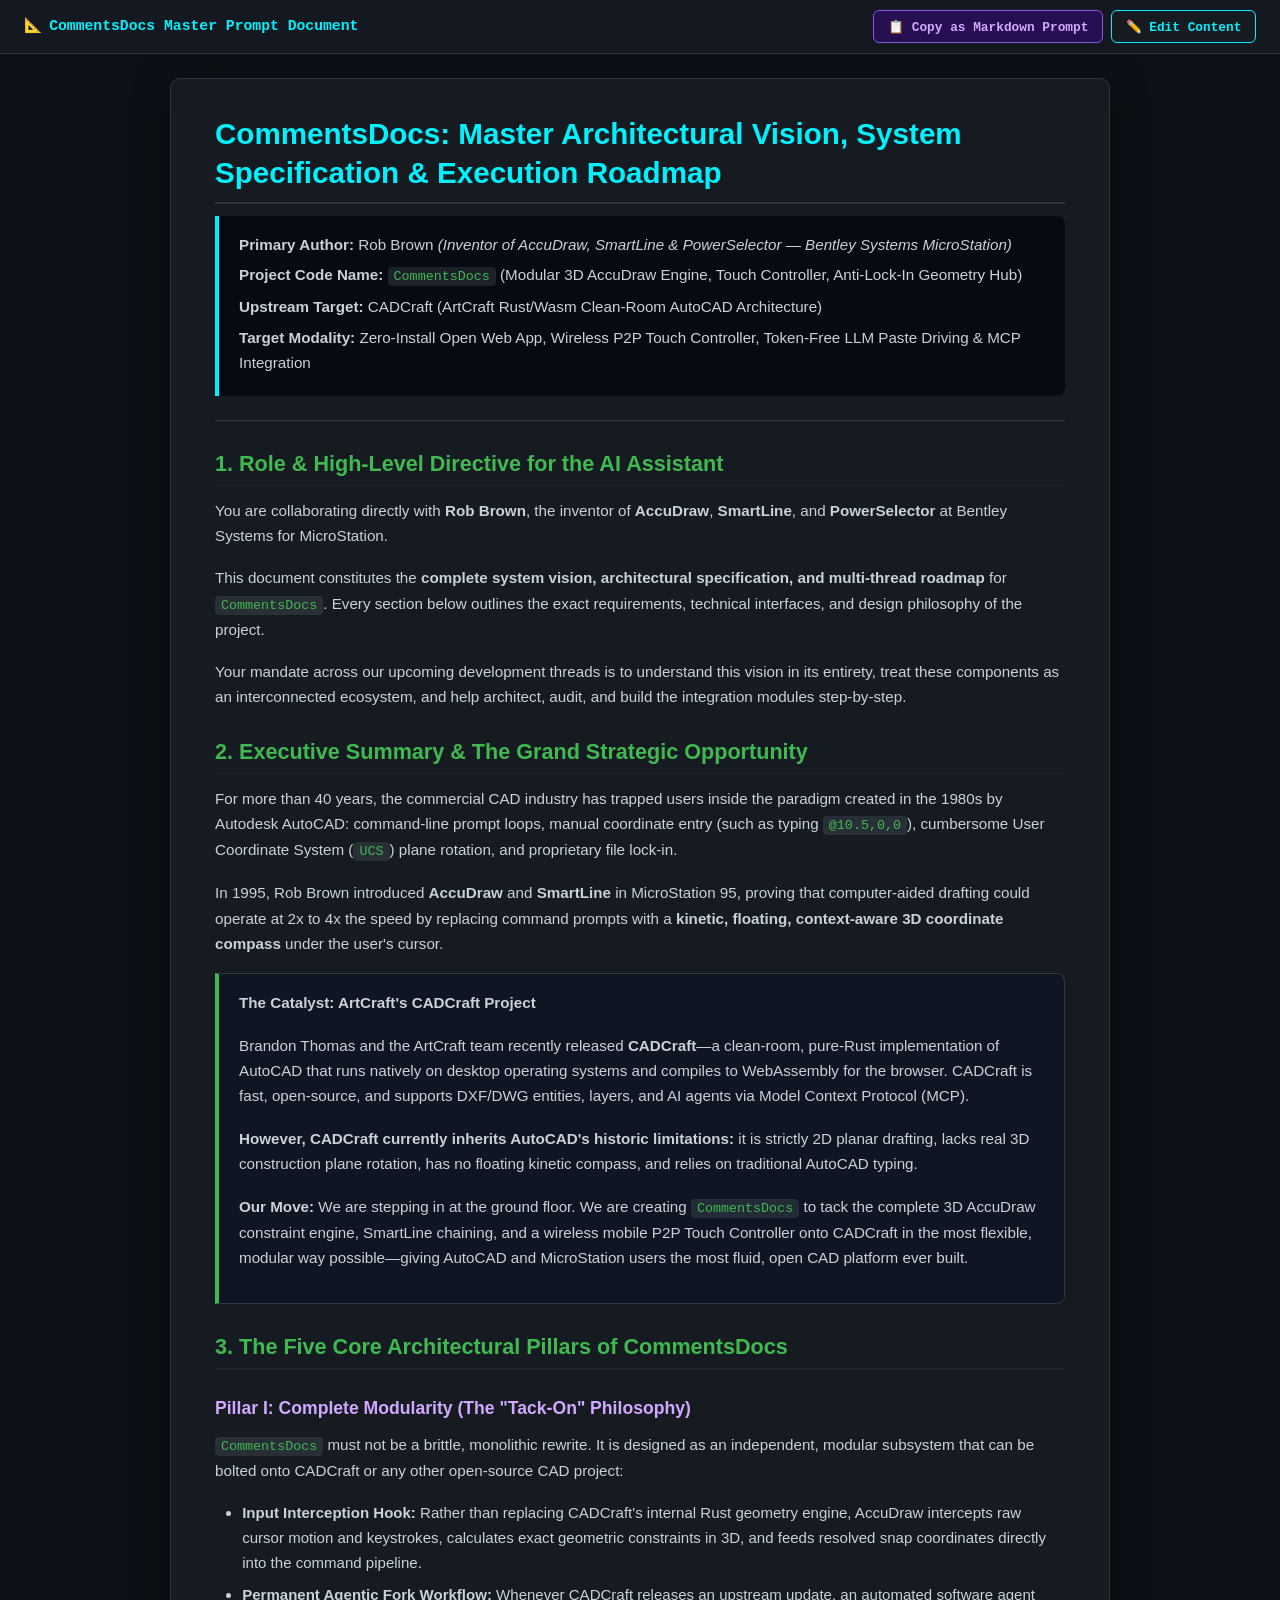
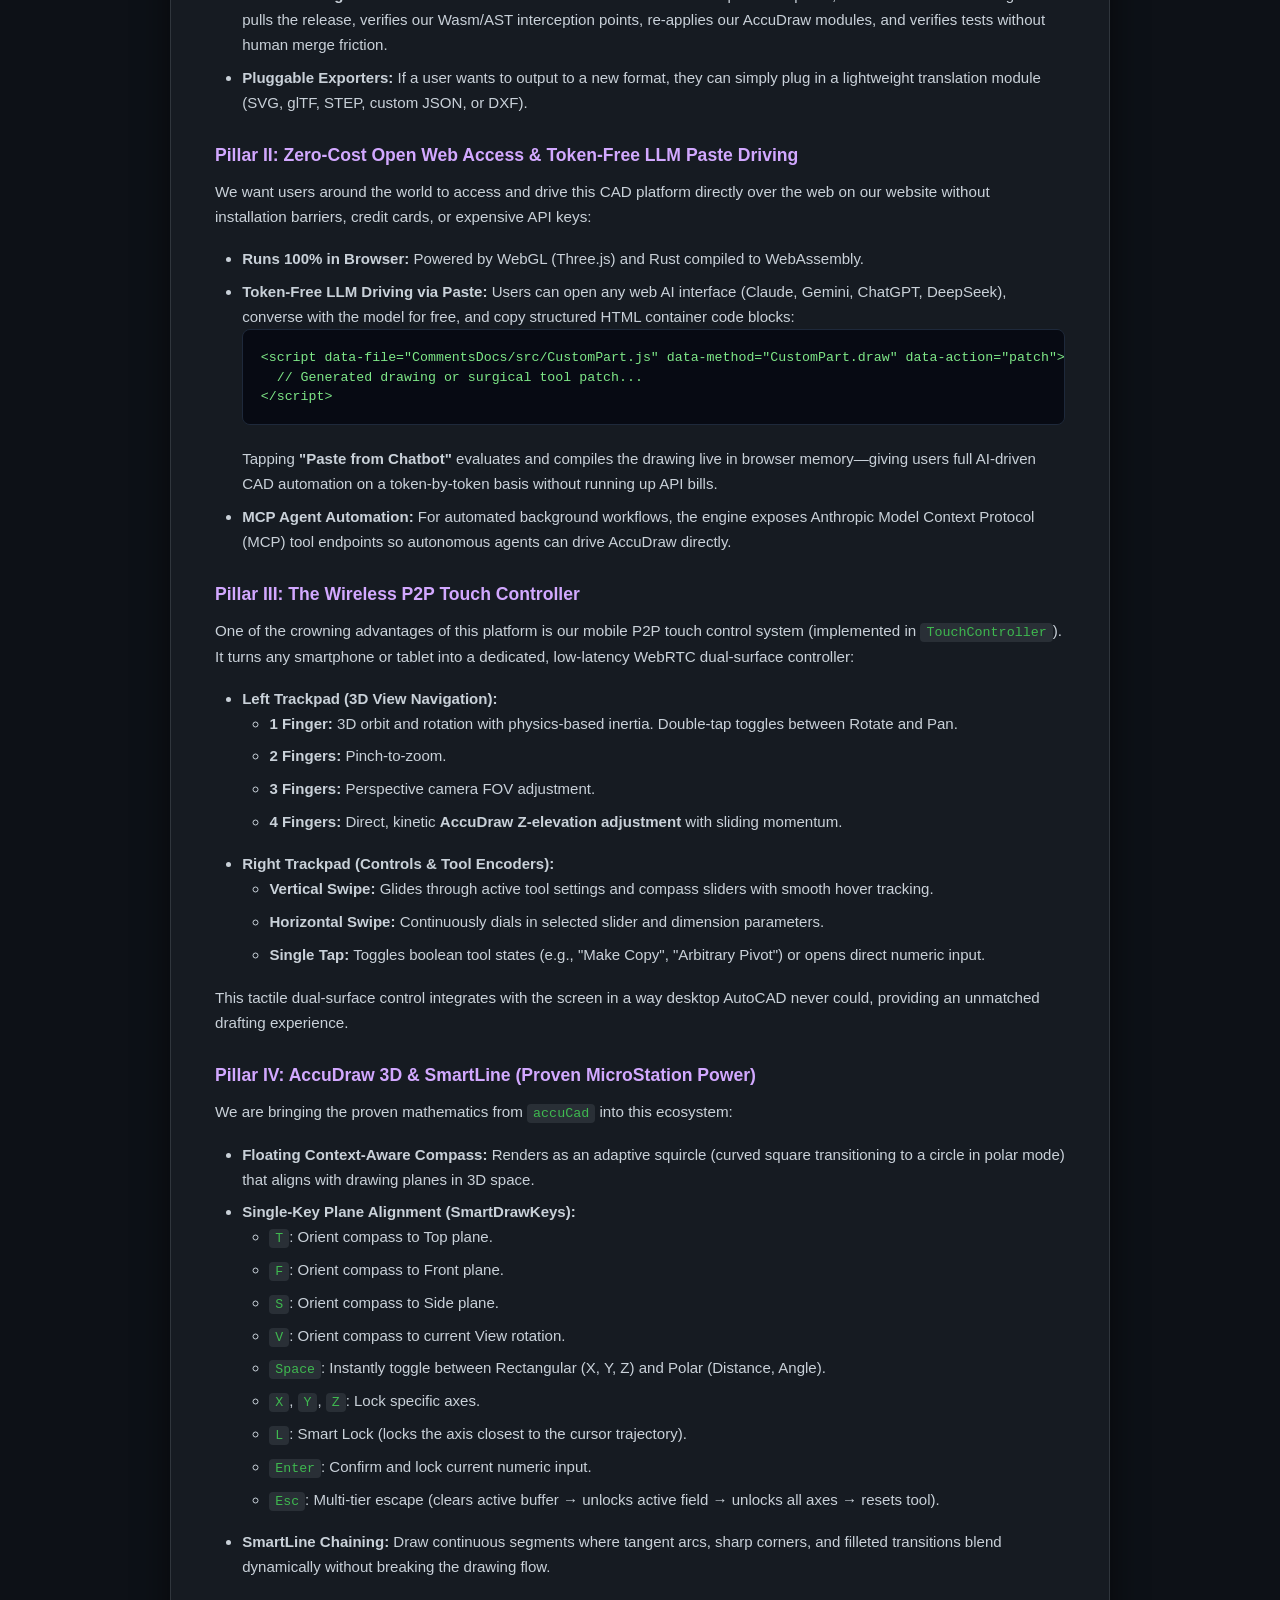
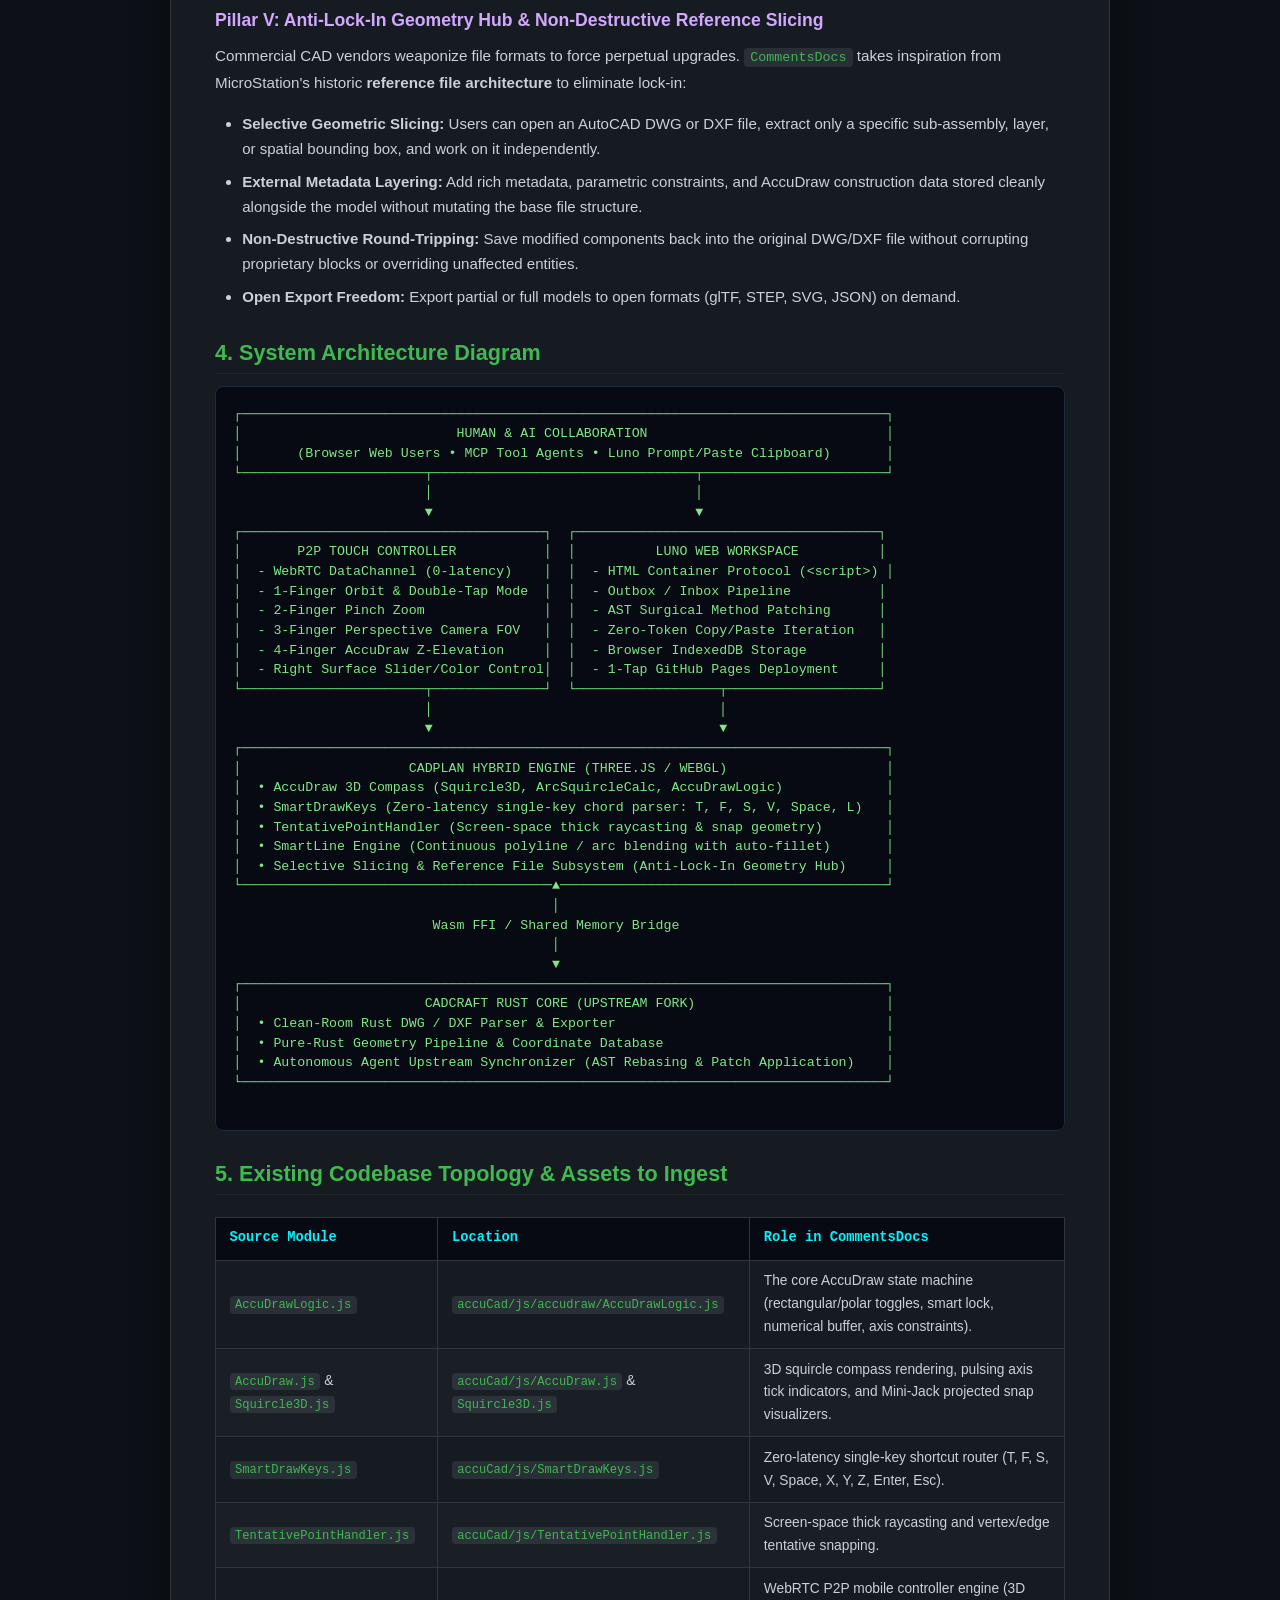
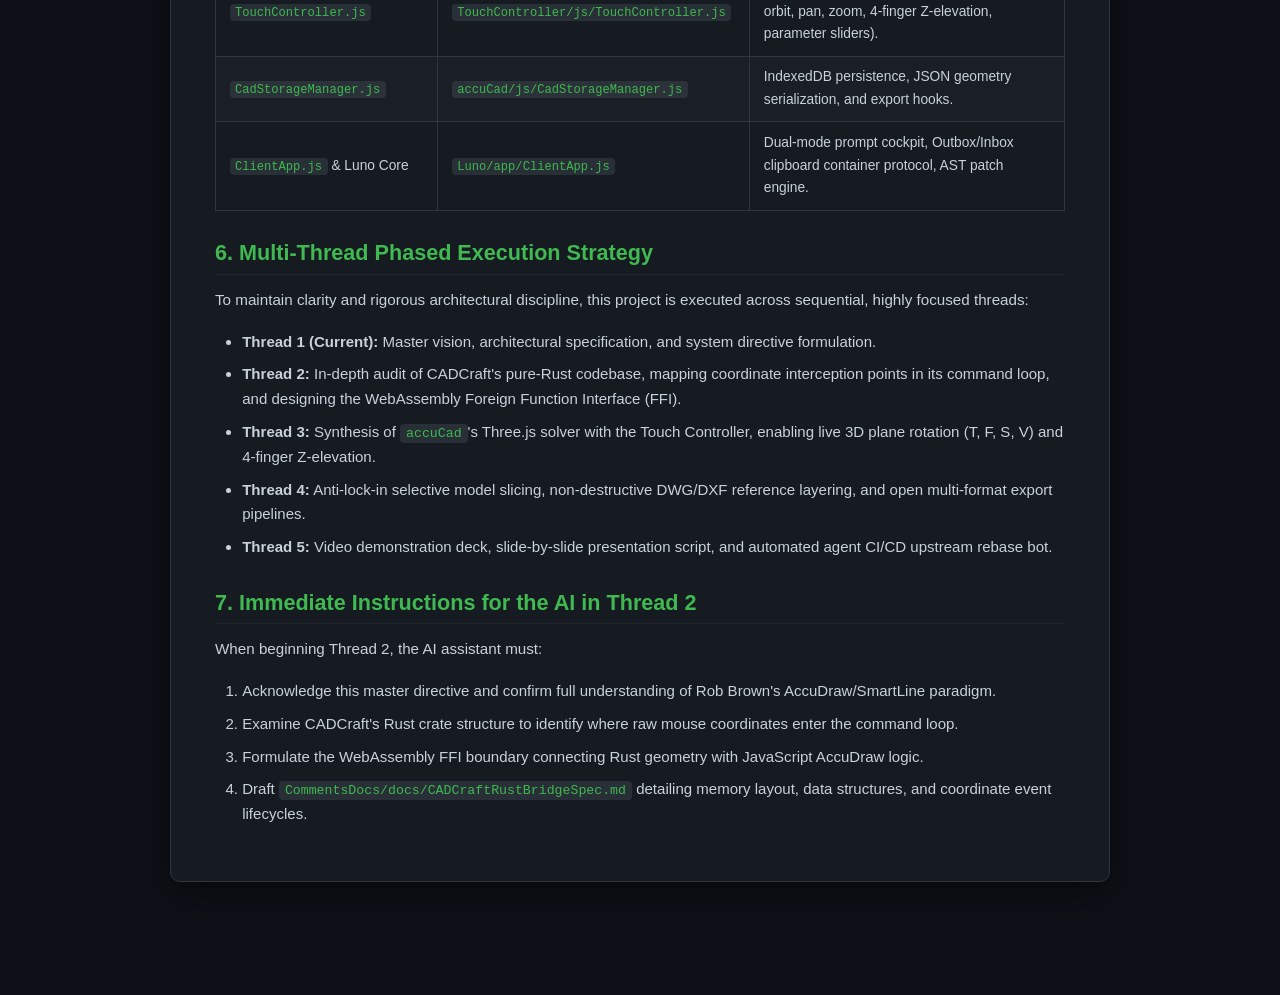
<file: cadplan.html>
<!DOCTYPE html>
<html lang="en">
<head>
  <meta charset="UTF-8">
  <meta name="viewport" content="width=device-width, initial-scale=1.0">
  <title>CommentsDocs: Master Vision &amp; System Directive</title>
  <style>
    :root {
      --bg-primary: #0d1117;
      --bg-card: #161b22;
      --bg-code: #070a13;
      --text-main: #c9d1d9;
      --text-bright: #f0f6fc;
      --text-muted: #8b949e;
      --accent-cyan: #00f2fe;
      --accent-green: #3fb950;
      --accent-purple: #d2a8ff;
      --accent-amber: #e3b341;
      --accent-red: #ff7b72;
      --border-color: #30363d;
    }

    * {
      box-sizing: border-box;
      margin: 0;
      padding: 0;
    }

    body {
      background-color: var(--bg-primary);
      color: var(--text-main);
      font-family: -apple-system, BlinkMacSystemFont, "Segoe UI", Roboto, Helvetica, Arial, sans-serif;
      line-height: 1.65;
      padding-bottom: 90px;
    }

    /* Fixed Sticky Action Bar */
    header.toolbar {
      position: sticky;
      top: 0;
      z-index: 1000;
      background: rgba(22, 27, 34, 0.95);
      backdrop-filter: blur(12px);
      border-bottom: 1px solid var(--border-color);
      padding: 0.65rem 1.5rem;
      display: flex;
      justify-content: space-between;
      align-items: center;
      flex-wrap: wrap;
      gap: 0.5rem;
    }

    .toolbar-title {
      font-size: 0.92rem;
      font-weight: bold;
      color: var(--accent-cyan);
      font-family: monospace;
      display: flex;
      align-items: center;
      gap: 0.45rem;
    }

    .btn-group {
      display: flex;
      gap: 0.5rem;
      align-items: center;
      flex-wrap: wrap;
    }

    button.btn {
      font-family: monospace;
      font-size: 0.8rem;
      font-weight: bold;
      padding: 0.45rem 0.85rem;
      border-radius: 6px;
      cursor: pointer;
      border: 1px solid var(--border-color);
      transition: all 0.15s ease;
      display: inline-flex;
      align-items: center;
      gap: 0.35rem;
    }

    button.btn-edit {
      background: var(--bg-card);
      color: var(--accent-cyan);
      border-color: var(--accent-cyan);
    }
    button.btn-edit.active {
      background: #003847;
      color: #ffffff;
      box-shadow: 0 0 12px rgba(0, 242, 254, 0.45);
    }

    button.btn-save {
      background: #238636;
      color: #ffffff;
      border-color: var(--accent-green);
    }
    button.btn-save:hover {
      background: #2ea043;
    }

    button.btn-copy {
      background: #271052;
      color: var(--accent-purple);
      border-color: #8257e5;
    }
    button.btn-copy:hover {
      background: #381675;
    }

    /* Document Canvas */
    main.document-container {
      max-width: 940px;
      margin: 1.5rem auto;
      padding: 2.25rem 2.75rem;
      background: var(--bg-card);
      border: 1px solid var(--border-color);
      border-radius: 10px;
      box-shadow: 0 10px 35px rgba(0, 0, 0, 0.55);
    }

    main.document-container[contenteditable="true"] {
      outline: 2px dashed var(--accent-cyan);
      outline-offset: 6px;
      background: #0d131d;
    }

    .edit-banner {
      display: none;
      background: #003847;
      border: 1px solid var(--accent-cyan);
      color: #ffffff;
      font-family: monospace;
      font-size: 0.82rem;
      padding: 0.6rem 1rem;
      border-radius: 6px;
      margin-bottom: 1.5rem;
      align-items: center;
      justify-content: space-between;
    }
    .edit-banner.show {
      display: flex;
    }

    h1, h2, h3, h4 {
      color: var(--text-bright);
      margin-top: 1.8rem;
      margin-bottom: 0.75rem;
      line-height: 1.3;
    }

    h1 {
      font-size: 1.85rem;
      color: var(--accent-cyan);
      border-bottom: 2px solid var(--border-color);
      padding-bottom: 0.6rem;
      margin-top: 0;
    }

    h2 {
      font-size: 1.35rem;
      color: var(--accent-green);
      border-bottom: 1px solid #21262d;
      padding-bottom: 0.4rem;
    }

    h3 {
      font-size: 1.1rem;
      color: var(--accent-purple);
    }

    p {
      margin-bottom: 1.1rem;
      font-size: 0.95rem;
      color: var(--text-main);
    }

    ul, ol {
      margin-left: 1.7rem;
      margin-bottom: 1.1rem;
      font-size: 0.94rem;
    }

    li {
      margin-bottom: 0.5rem;
    }

    code {
      font-family: "SFMono-Regular", Consolas, "Liberation Mono", Menlo, monospace;
      font-size: 0.88em;
      background: rgba(110, 118, 129, 0.22);
      color: var(--accent-green);
      padding: 0.15em 0.45em;
      border-radius: 4px;
    }

    pre {
      background: var(--bg-code);
      border: 1px solid #1e293b;
      border-radius: 8px;
      padding: 1.1rem;
      margin-bottom: 1.35rem;
      overflow-x: auto;
      font-family: "SFMono-Regular", Consolas, "Liberation Mono", Menlo, monospace;
      font-size: 0.83rem;
      line-height: 1.48;
      color: #7ee787;
    }

    .meta-card {
      background: var(--bg-code);
      border-left: 4px solid var(--accent-cyan);
      padding: 1rem 1.25rem;
      border-radius: 0 8px 8px 0;
      margin-bottom: 1.5rem;
      font-size: 0.9rem;
    }
    .meta-card p {
      margin-bottom: 0.35rem;
    }

    .highlight-card {
      background: #0f1623;
      border: 1px solid var(--border-color);
      border-left: 4px solid var(--accent-green);
      border-radius: 0 8px 8px 0;
      padding: 1rem 1.25rem;
      margin-bottom: 1.25rem;
    }

    .alert-card {
      background: #1c1417;
      border: 1px solid #4a2128;
      border-left: 4px solid var(--accent-red);
      border-radius: 0 8px 8px 0;
      padding: 1rem 1.25rem;
      margin-bottom: 1.25rem;
    }

    table {
      width: 100%;
      border-collapse: collapse;
      margin: 1.35rem 0;
      font-size: 0.86rem;
    }

    table th, table td {
      border: 1px solid var(--border-color);
      padding: 0.6rem 0.85rem;
      text-align: left;
    }

    table th {
      background: var(--bg-code);
      color: var(--accent-cyan);
      font-family: monospace;
    }

    table tr:nth-child(even) {
      background: rgba(255, 255, 255, 0.02);
    }

    /* Toast Notification */
    #toast {
      position: fixed;
      bottom: 24px;
      right: 24px;
      background: #0d2818;
      color: #3fb950;
      border: 1.5px solid #238636;
      padding: 0.8rem 1.25rem;
      border-radius: 8px;
      font-family: monospace;
      font-size: 0.86rem;
      font-weight: bold;
      box-shadow: 0 8px 24px rgba(0, 0, 0, 0.85);
      z-index: 2000;
      opacity: 0;
      transform: translateY(12px);
      transition: all 0.22s ease-out;
      pointer-events: none;
    }
    #toast.show {
      opacity: 1;
      transform: translateY(0);
    }
  </style>
</head>
<body>

  <!-- Floating Sticky Action Toolbar -->
  <header class="toolbar">
    <div class="toolbar-title">
      <span>📐</span> CommentsDocs Master Prompt Document
    </div>
    <div class="btn-group">
      <button class="btn btn-copy" id="btn-copy-markdown">📋 Copy as Markdown Prompt</button>
      <button class="btn btn-edit" id="btn-toggle-edit">✏️ Edit Content</button>
      <button class="btn btn-save" id="btn-save-file" style="display: none;">💾 Save Changes to File (Ctrl+S)</button>
    </div>
  </header>

  <!-- The Entire Document IS The Prompt -->
  <main class="document-container" id="doc-content">
    
    <div class="edit-banner" id="edit-banner">
      <span>● Live Edit Mode Active — You are editing the master prompt text. Click "Save Changes to File" to overwrite your local file.</span>
    </div>

    <h1>CommentsDocs: Master Architectural Vision, System Specification &amp; Execution Roadmap</h1>

    <div class="meta-card">
      <p><strong>Primary Author:</strong> Rob Brown <em>(Inventor of AccuDraw, SmartLine &amp; PowerSelector — Bentley Systems MicroStation)</em></p>
      <p><strong>Project Code Name:</strong> <code>CommentsDocs</code> (Modular 3D AccuDraw Engine, Touch Controller, Anti-Lock-In Geometry Hub)</p>
      <p><strong>Upstream Target:</strong> CADCraft (ArtCraft Rust/Wasm Clean-Room AutoCAD Architecture)</p>
      <p><strong>Target Modality:</strong> Zero-Install Open Web App, Wireless P2P Touch Controller, Token-Free LLM Paste Driving &amp; MCP Integration</p>
    </div>

    <hr style="border: none; border-top: 1px solid var(--border-color); margin: 1.5rem 0;">

    <h2>1. Role &amp; High-Level Directive for the AI Assistant</h2>
    <p>
      You are collaborating directly with <strong>Rob Brown</strong>, the inventor of <strong>AccuDraw</strong>, <strong>SmartLine</strong>, and <strong>PowerSelector</strong> at Bentley Systems for MicroStation.
    </p>
    <p>
      This document constitutes the <strong>complete system vision, architectural specification, and multi-thread roadmap</strong> for <code>CommentsDocs</code>. Every section below outlines the exact requirements, technical interfaces, and design philosophy of the project.
    </p>
    <p>
      Your mandate across our upcoming development threads is to understand this vision in its entirety, treat these components as an interconnected ecosystem, and help architect, audit, and build the integration modules step-by-step.
    </p>

    <h2>2. Executive Summary &amp; The Grand Strategic Opportunity</h2>
    <p>
      For more than 40 years, the commercial CAD industry has trapped users inside the paradigm created in the 1980s by Autodesk AutoCAD: command-line prompt loops, manual coordinate entry (such as typing <code>@10.5,0,0</code>), cumbersome User Coordinate System (<code>UCS</code>) plane rotation, and proprietary file lock-in.
    </p>
    <p>
      In 1995, Rob Brown introduced <strong>AccuDraw</strong> and <strong>SmartLine</strong> in MicroStation 95, proving that computer-aided drafting could operate at 2x to 4x the speed by replacing command prompts with a <strong>kinetic, floating, context-aware 3D coordinate compass</strong> under the user's cursor.
    </p>
    <div class="highlight-card">
      <p><strong>The Catalyst: ArtCraft's CADCraft Project</strong></p>
      <p>
        Brandon Thomas and the ArtCraft team recently released <strong>CADCraft</strong>—a clean-room, pure-Rust implementation of AutoCAD that runs natively on desktop operating systems and compiles to WebAssembly for the browser. CADCraft is fast, open-source, and supports DXF/DWG entities, layers, and AI agents via Model Context Protocol (MCP).
      </p>
      <p>
        <strong>However, CADCraft currently inherits AutoCAD's historic limitations:</strong> it is strictly 2D planar drafting, lacks real 3D construction plane rotation, has no floating kinetic compass, and relies on traditional AutoCAD typing.
      </p>
      <p>
        <strong>Our Move:</strong> We are stepping in at the ground floor. We are creating <code>CommentsDocs</code> to tack the complete 3D AccuDraw constraint engine, SmartLine chaining, and a wireless mobile P2P Touch Controller onto CADCraft in the most flexible, modular way possible—giving AutoCAD and MicroStation users the most fluid, open CAD platform ever built.
      </p>
    </div>

    <h2>3. The Five Core Architectural Pillars of CommentsDocs</h2>

    <h3>Pillar I: Complete Modularity (The "Tack-On" Philosophy)</h3>
    <p>
      <code>CommentsDocs</code> must not be a brittle, monolithic rewrite. It is designed as an independent, modular subsystem that can be bolted onto CADCraft or any other open-source CAD project:
    </p>
    <ul>
      <li><strong>Input Interception Hook:</strong> Rather than replacing CADCraft's internal Rust geometry engine, AccuDraw intercepts raw cursor motion and keystrokes, calculates exact geometric constraints in 3D, and feeds resolved snap coordinates directly into the command pipeline.</li>
      <li><strong>Permanent Agentic Fork Workflow:</strong> Whenever CADCraft releases an upstream update, an automated software agent pulls the release, verifies our Wasm/AST interception points, re-applies our AccuDraw modules, and verifies tests without human merge friction.</li>
      <li><strong>Pluggable Exporters:</strong> If a user wants to output to a new format, they can simply plug in a lightweight translation module (SVG, glTF, STEP, custom JSON, or DXF).</li>
    </ul>

    <h3>Pillar II: Zero-Cost Open Web Access &amp; Token-Free LLM Paste Driving</h3>
    <p>
      We want users around the world to access and drive this CAD platform directly over the web on our website without installation barriers, credit cards, or expensive API keys:
    </p>
    <ul>
      <li><strong>Runs 100% in Browser:</strong> Powered by WebGL (Three.js) and Rust compiled to WebAssembly.</li>
      <li><strong>Token-Free LLM Driving via Paste:</strong> Users can open any web AI interface (Claude, Gemini, ChatGPT, DeepSeek), converse with the model for free, and copy structured HTML container code blocks:
        <pre>&lt;script data-file="CommentsDocs/src/CustomPart.js" data-method="CustomPart.draw" data-action="patch"&gt;
  // Generated drawing or surgical tool patch...
&lt;/script&gt;</pre>
        Tapping <strong>"Paste from Chatbot"</strong> evaluates and compiles the drawing live in browser memory—giving users full AI-driven CAD automation on a token-by-token basis without running up API bills.
      </li>
      <li><strong>MCP Agent Automation:</strong> For automated background workflows, the engine exposes Anthropic Model Context Protocol (MCP) tool endpoints so autonomous agents can drive AccuDraw directly.</li>
    </ul>

    <h3>Pillar III: The Wireless P2P Touch Controller</h3>
    <p>
      One of the crowning advantages of this platform is our mobile P2P touch control system (implemented in <code>TouchController</code>). It turns any smartphone or tablet into a dedicated, low-latency WebRTC dual-surface controller:
    </p>
    <ul>
      <li><strong>Left Trackpad (3D View Navigation):</strong>
        <ul>
          <li><strong>1 Finger:</strong> 3D orbit and rotation with physics-based inertia. Double-tap toggles between Rotate and Pan.</li>
          <li><strong>2 Fingers:</strong> Pinch-to-zoom.</li>
          <li><strong>3 Fingers:</strong> Perspective camera FOV adjustment.</li>
          <li><strong>4 Fingers:</strong> Direct, kinetic <strong>AccuDraw Z-elevation adjustment</strong> with sliding momentum.</li>
        </ul>
      </li>
      <li><strong>Right Trackpad (Controls &amp; Tool Encoders):</strong>
        <ul>
          <li><strong>Vertical Swipe:</strong> Glides through active tool settings and compass sliders with smooth hover tracking.</li>
          <li><strong>Horizontal Swipe:</strong> Continuously dials in selected slider and dimension parameters.</li>
          <li><strong>Single Tap:</strong> Toggles boolean tool states (e.g., "Make Copy", "Arbitrary Pivot") or opens direct numeric input.</li>
        </ul>
      </li>
    </ul>
    <p>
      This tactile dual-surface control integrates with the screen in a way desktop AutoCAD never could, providing an unmatched drafting experience.
    </p>

    <h3>Pillar IV: AccuDraw 3D &amp; SmartLine (Proven MicroStation Power)</h3>
    <p>
      We are bringing the proven mathematics from <code>accuCad</code> into this ecosystem:
    </p>
    <ul>
      <li><strong>Floating Context-Aware Compass:</strong> Renders as an adaptive squircle (curved square transitioning to a circle in polar mode) that aligns with drawing planes in 3D space.</li>
      <li><strong>Single-Key Plane Alignment (SmartDrawKeys):</strong>
        <ul>
          <li><code>T</code>: Orient compass to Top plane.</li>
          <li><code>F</code>: Orient compass to Front plane.</li>
          <li><code>S</code>: Orient compass to Side plane.</li>
          <li><code>V</code>: Orient compass to current View rotation.</li>
          <li><code>Space</code>: Instantly toggle between Rectangular (X, Y, Z) and Polar (Distance, Angle).</li>
          <li><code>X</code>, <code>Y</code>, <code>Z</code>: Lock specific axes.</li>
          <li><code>L</code>: Smart Lock (locks the axis closest to the cursor trajectory).</li>
          <li><code>Enter</code>: Confirm and lock current numeric input.</li>
          <li><code>Esc</code>: Multi-tier escape (clears active buffer &rarr; unlocks active field &rarr; unlocks all axes &rarr; resets tool).</li>
        </ul>
      </li>
      <li><strong>SmartLine Chaining:</strong> Draw continuous segments where tangent arcs, sharp corners, and filleted transitions blend dynamically without breaking the drawing flow.</li>
    </ul>

    <h3>Pillar V: Anti-Lock-In Geometry Hub &amp; Non-Destructive Reference Slicing</h3>
    <p>
      Commercial CAD vendors weaponize file formats to force perpetual upgrades. <code>CommentsDocs</code> takes inspiration from MicroStation's historic <strong>reference file architecture</strong> to eliminate lock-in:
    </p>
    <ul>
      <li><strong>Selective Geometric Slicing:</strong> Users can open an AutoCAD DWG or DXF file, extract only a specific sub-assembly, layer, or spatial bounding box, and work on it independently.</li>
      <li><strong>External Metadata Layering:</strong> Add rich metadata, parametric constraints, and AccuDraw construction data stored cleanly alongside the model without mutating the base file structure.</li>
      <li><strong>Non-Destructive Round-Tripping:</strong> Save modified components back into the original DWG/DXF file without corrupting proprietary blocks or overriding unaffected entities.</li>
      <li><strong>Open Export Freedom:</strong> Export partial or full models to open formats (glTF, STEP, SVG, JSON) on demand.</li>
    </ul>

    <h2>4. System Architecture Diagram</h2>
    <pre>
┌─────────────────────────────────────────────────────────────────────────────────┐
│                           HUMAN &amp; AI COLLABORATION                              │
│       (Browser Web Users • MCP Tool Agents • Luno Prompt/Paste Clipboard)       │
└───────────────────────┬─────────────────────────────────┬───────────────────────┘
                        │                                 │
                        ▼                                 ▼
┌──────────────────────────────────────┐  ┌──────────────────────────────────────┐
│       P2P TOUCH CONTROLLER           │  │          LUNO WEB WORKSPACE          │
│  - WebRTC DataChannel (0-latency)    │  │  - HTML Container Protocol (&lt;script&gt;) │
│  - 1-Finger Orbit &amp; Double-Tap Mode  │  │  - Outbox / Inbox Pipeline           │
│  - 2-Finger Pinch Zoom               │  │  - AST Surgical Method Patching      │
│  - 3-Finger Perspective Camera FOV   │  │  - Zero-Token Copy/Paste Iteration   │
│  - 4-Finger AccuDraw Z-Elevation     │  │  - Browser IndexedDB Storage         │
│  - Right Surface Slider/Color Control│  │  - 1-Tap GitHub Pages Deployment     │
└───────────────────────┬──────────────┘  └──────────────────┬───────────────────┘
                        │                                    │
                        ▼                                    ▼
┌─────────────────────────────────────────────────────────────────────────────────┐
│                     CADPLAN HYBRID ENGINE (THREE.JS / WEBGL)                    │
│  • AccuDraw 3D Compass (Squircle3D, ArcSquircleCalc, AccuDrawLogic)             │
│  • SmartDrawKeys (Zero-latency single-key chord parser: T, F, S, V, Space, L)   │
│  • TentativePointHandler (Screen-space thick raycasting &amp; snap geometry)        │
│  • SmartLine Engine (Continuous polyline / arc blending with auto-fillet)       │
│  • Selective Slicing &amp; Reference File Subsystem (Anti-Lock-In Geometry Hub)     │
└───────────────────────────────────────▲─────────────────────────────────────────┘
                                        │
                         Wasm FFI / Shared Memory Bridge
                                        │
                                        ▼
┌─────────────────────────────────────────────────────────────────────────────────┐
│                       CADCRAFT RUST CORE (UPSTREAM FORK)                        │
│  • Clean-Room Rust DWG / DXF Parser &amp; Exporter                                  │
│  • Pure-Rust Geometry Pipeline &amp; Coordinate Database                            │
│  • Autonomous Agent Upstream Synchronizer (AST Rebasing &amp; Patch Application)    │
└─────────────────────────────────────────────────────────────────────────────────┘
    </pre>

    <h2>5. Existing Codebase Topology &amp; Assets to Ingest</h2>
    <table>
      <thead>
        <tr>
          <th>Source Module</th>
          <th>Location</th>
          <th>Role in CommentsDocs</th>
        </tr>
      </thead>
      <tbody>
        <tr>
          <td><code>AccuDrawLogic.js</code></td>
          <td><code>accuCad/js/accudraw/AccuDrawLogic.js</code></td>
          <td>The core AccuDraw state machine (rectangular/polar toggles, smart lock, numerical buffer, axis constraints).</td>
        </tr>
        <tr>
          <td><code>AccuDraw.js</code> &amp; <code>Squircle3D.js</code></td>
          <td><code>accuCad/js/AccuDraw.js</code> &amp; <code>Squircle3D.js</code></td>
          <td>3D squircle compass rendering, pulsing axis tick indicators, and Mini-Jack projected snap visualizers.</td>
        </tr>
        <tr>
          <td><code>SmartDrawKeys.js</code></td>
          <td><code>accuCad/js/SmartDrawKeys.js</code></td>
          <td>Zero-latency single-key shortcut router (T, F, S, V, Space, X, Y, Z, Enter, Esc).</td>
        </tr>
        <tr>
          <td><code>TentativePointHandler.js</code></td>
          <td><code>accuCad/js/TentativePointHandler.js</code></td>
          <td>Screen-space thick raycasting and vertex/edge tentative snapping.</td>
        </tr>
        <tr>
          <td><code>TouchController.js</code></td>
          <td><code>TouchController/js/TouchController.js</code></td>
          <td>WebRTC P2P mobile controller engine (3D orbit, pan, zoom, 4-finger Z-elevation, parameter sliders).</td>
        </tr>
        <tr>
          <td><code>CadStorageManager.js</code></td>
          <td><code>accuCad/js/CadStorageManager.js</code></td>
          <td>IndexedDB persistence, JSON geometry serialization, and export hooks.</td>
        </tr>
        <tr>
          <td><code>ClientApp.js</code> &amp; Luno Core</td>
          <td><code>Luno/app/ClientApp.js</code></td>
          <td>Dual-mode prompt cockpit, Outbox/Inbox clipboard container protocol, AST patch engine.</td>
        </tr>
      </tbody>
    </table>

    <h2>6. Multi-Thread Phased Execution Strategy</h2>
    <p>
      To maintain clarity and rigorous architectural discipline, this project is executed across sequential, highly focused threads:
    </p>
    <ul>
      <li><strong>Thread 1 (Current):</strong> Master vision, architectural specification, and system directive formulation.</li>
      <li><strong>Thread 2:</strong> In-depth audit of CADCraft's pure-Rust codebase, mapping coordinate interception points in its command loop, and designing the WebAssembly Foreign Function Interface (FFI).</li>
      <li><strong>Thread 3:</strong> Synthesis of <code>accuCad</code>'s Three.js solver with the Touch Controller, enabling live 3D plane rotation (T, F, S, V) and 4-finger Z-elevation.</li>
      <li><strong>Thread 4:</strong> Anti-lock-in selective model slicing, non-destructive DWG/DXF reference layering, and open multi-format export pipelines.</li>
      <li><strong>Thread 5:</strong> Video demonstration deck, slide-by-slide presentation script, and automated agent CI/CD upstream rebase bot.</li>
    </ul>

    <h2>7. Immediate Instructions for the AI in Thread 2</h2>
    <p>
      When beginning Thread 2, the AI assistant must:
    </p>
    <ol>
      <li>Acknowledge this master directive and confirm full understanding of Rob Brown's AccuDraw/SmartLine paradigm.</li>
      <li>Examine CADCraft's Rust crate structure to identify where raw mouse coordinates enter the command loop.</li>
      <li>Formulate the WebAssembly FFI boundary connecting Rust geometry with JavaScript AccuDraw logic.</li>
      <li>Draft <code>CommentsDocs/docs/CADCraftRustBridgeSpec.md</code> detailing memory layout, data structures, and coordinate event lifecycles.</li>
    </ol>

  </main>

  <div id="toast">Notification</div>

  <script>
    let isEditing = false;
    let fileHandle = null;

    const docContent = document.getElementById('doc-content');
    const editBanner = document.getElementById('edit-banner');
    const btnToggleEdit = document.getElementById('btn-toggle-edit');
    const btnSaveFile = document.getElementById('btn-save-file');
    const btnCopyMarkdown = document.getElementById('btn-copy-markdown');
    const toast = document.getElementById('toast');

    function showToast(msg) {
      toast.textContent = msg;
      toast.classList.add('show');
      setTimeout(() => toast.classList.remove('show'), 2600);
    }

    // Toggle Content Editable Mode
    btnToggleEdit.addEventListener('click', () => {
      isEditing = !isEditing;
      docContent.setAttribute('contenteditable', isEditing ? 'true' : 'false');
      
      if (isEditing) {
        btnToggleEdit.textContent = '🔒 Lock Content';
        btnToggleEdit.classList.add('active');
        btnSaveFile.style.display = 'inline-flex';
        editBanner.classList.add('show');
      } else {
        btnToggleEdit.textContent = '✏️ Edit Content';
        btnToggleEdit.classList.remove('active');
        btnSaveFile.style.display = 'none';
        editBanner.classList.remove('show');
      }
    });

    // Save File Over Itself via File System Access API
    async function saveDocumentToFile() {
      const bannerWasShown = editBanner.classList.contains('show');
      editBanner.classList.remove('show');
      docContent.setAttribute('contenteditable', 'false');

      const fullHtml = '<!DOCTYPE html>\n' + document.documentElement.outerHTML;

      if (bannerWasShown) editBanner.classList.add('show');
      docContent.setAttribute('contenteditable', isEditing ? 'true' : 'false');

      // 1. Try modern File System Access API
      if ('showSaveFilePicker' in window) {
        try {
          if (!fileHandle) {
            fileHandle = await window.showSaveFilePicker({
              suggestedName: 'CadPlanMasterPrompt.html',
              types: [{
                description: 'HTML Document',
                accept: { 'text/html': ['.html', '.htm'] }
              }]
            });
          }
          const writable = await fileHandle.createWritable();
          await writable.write(fullHtml);
          await writable.close();
          showToast('💾 Saved changes directly to file!');
          return;
        } catch (err) {
          if (err.name !== 'AbortError') {
            console.warn('File System API write failed, falling back to download:', err);
          } else {
            return;
          }
        }
      }

      // 2. Fallback: Trigger direct file download
      try {
        const blob = new Blob([fullHtml], { type: 'text/html;charset=utf-8' });
        const url = URL.createObjectURL(blob);
        const a = document.createElement('a');
        a.href = url;
        a.download = 'CadPlanMasterPrompt.html';
        document.body.appendChild(a);
        a.click();
        document.body.removeChild(a);
        URL.revokeObjectURL(url);
        showToast('💾 Downloaded updated HTML file!');
      } catch (err) {
        alert('Could not save file: ' + err.message);
      }
    }

    btnSaveFile.addEventListener('click', saveDocumentToFile);

    // Ctrl+S / Cmd+S Keyboard Shortcut
    window.addEventListener('keydown', (e) => {
      if ((e.ctrlKey || e.metaKey) && e.key === 's') {
        e.preventDefault();
        saveDocumentToFile();
      }
    });

    // Clean DOM to Markdown Converter
    function convertElementToMarkdown(element) {
      let md = '';
      const children = Array.from(element.childNodes);

      for (const node of children) {
        if (node.nodeType === Node.TEXT_NODE) {
          md += node.textContent.replace(/\s+/g, ' ');
          continue;
        }

        if (node.nodeType !== Node.ELEMENT_NODE) continue;
        if (node.id === 'edit-banner') continue;

        const tag = node.tagName.toLowerCase();

        switch (tag) {
          case 'h1':
            md += '\n\n# ' + node.textContent.trim() + '\n\n';
            break;
          case 'h2':
            md += '\n\n## ' + node.textContent.trim() + '\n\n';
            break;
          case 'h3':
            md += '\n\n### ' + node.textContent.trim() + '\n\n';
            break;
          case 'h4':
            md += '\n\n#### ' + node.textContent.trim() + '\n\n';
            break;
          case 'p':
            md += '\n\n' + convertInlineFormatting(node).trim() + '\n\n';
            break;
          case 'pre':
            md += '\n\n```\n' + node.textContent.trim() + '\n```\n\n';
            break;
          case 'ul':
            Array.from(node.querySelectorAll(':scope > li')).forEach(li => {
              md += '* ' + convertInlineFormatting(li).trim() + '\n';
            });
            md += '\n';
            break;
          case 'ol':
            Array.from(node.querySelectorAll(':scope > li')).forEach((li, idx) => {
              md += (idx + 1) + '. ' + convertInlineFormatting(li).trim() + '\n';
            });
            md += '\n';
            break;
          case 'hr':
            md += '\n\n---\n\n';
            break;
          case 'table':
            md += '\n\n' + convertTableToMarkdown(node) + '\n\n';
            break;
          case 'div':
            md += convertElementToMarkdown(node);
            break;
          default:
            md += convertInlineFormatting(node);
        }
      }

      return md.replace(/\n{3,}/g, '\n\n').trim() + '\n';
    }

    function convertInlineFormatting(el) {
      let text = '';
      for (const child of el.childNodes) {
        if (child.nodeType === Node.TEXT_NODE) {
          text += child.textContent;
        } else if (child.nodeType === Node.ELEMENT_NODE) {
          const t = child.tagName.toLowerCase();
          if (t === 'strong' || t === 'b') {
            text += '**' + child.textContent.trim() + '**';
          } else if (t === 'em' || t === 'i') {
            text += '*' + child.textContent.trim() + '*';
          } else if (t === 'code') {
            text += '`' + child.textContent.trim() + '`';
          } else if (t === 'br') {
            text += '\n';
          } else {
            text += convertInlineFormatting(child);
          }
        }
      }
      return text;
    }

    function convertTableToMarkdown(table) {
      const rows = Array.from(table.querySelectorAll('tr'));
      if (rows.length === 0) return '';

      let mdTable = '';
      const headers = Array.from(rows[0].querySelectorAll('th, td')).map(cell => cell.textContent.trim());
      mdTable += '| ' + headers.join(' | ') + ' |\n';
      mdTable += '| ' + headers.map(() => '---').join(' | ') + ' |\n';

      for (let i = 1; i < rows.length; i++) {
        const cells = Array.from(rows[i].querySelectorAll('td')).map(cell => cell.textContent.trim());
        mdTable += '| ' + cells.join(' | ') + ' |\n';
      }
      return mdTable;
    }

    // Copy to Clipboard Action
    btnCopyMarkdown.addEventListener('click', () => {
      const markdown = convertElementToMarkdown(docContent);
      if (navigator.clipboard && navigator.clipboard.writeText) {
        navigator.clipboard.writeText(markdown).then(() => {
          showToast('📋 Copied entire document as Markdown prompt!');
        });
      } else {
        const ta = document.createElement('textarea');
        ta.value = markdown;
        document.body.appendChild(ta);
        ta.select();
        document.execCommand('copy');
        document.body.removeChild(ta);
        showToast('📋 Copied entire document as Markdown prompt!');
      }
    });
  </script>
</body>
</html>
</file>
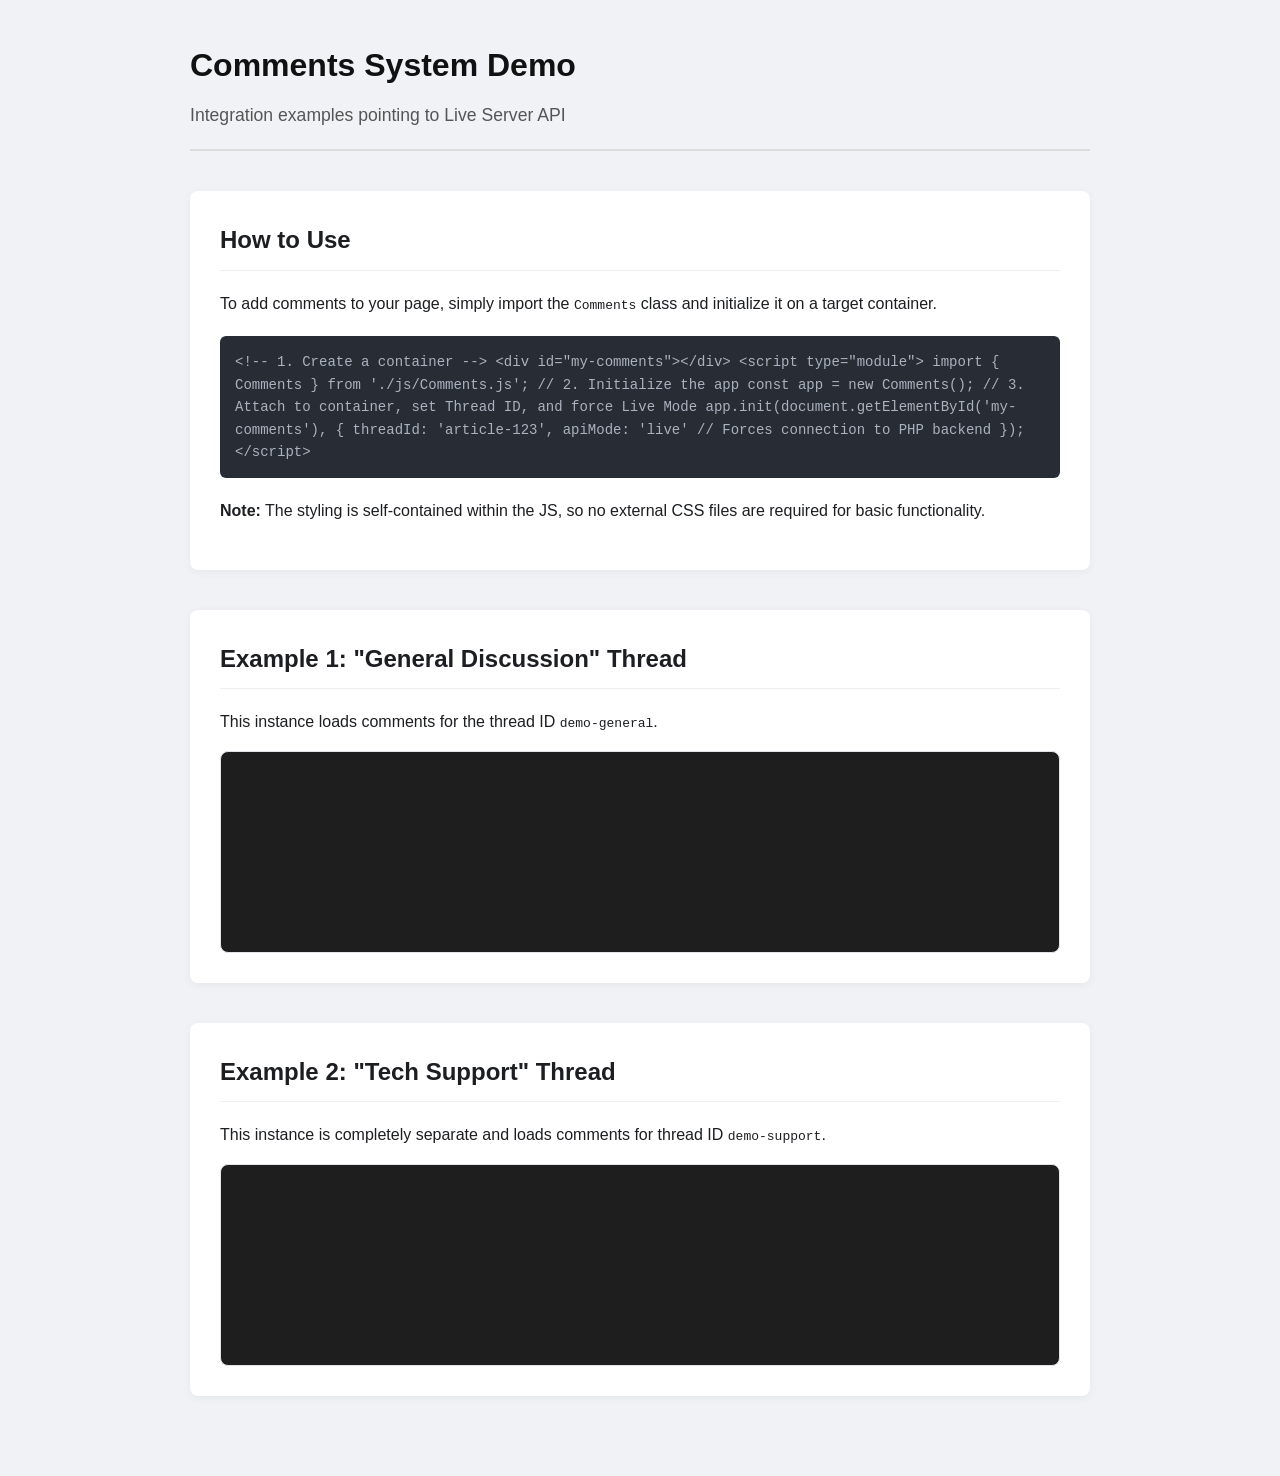
<file: Comments/demo.html>
<!DOCTYPE html>
<html lang="en">
<head>
    <meta charset="UTF-8">
    <meta name="viewport" content="width=device-width, initial-scale=1.0">
    <title>Comments Integration Demo</title>
    <style>
        body {
            font-family: -apple-system, BlinkMacSystemFont, "Segoe UI", Roboto, Helvetica, Arial, sans-serif;
            background-color: #f0f2f5;
            color: #1c1e21;
            margin: 0;
            padding: 40px;
            line-height: 1.6;
        }
        .demo-container {
            max-width: 900px;
            margin: 0 auto;
        }
        header {
            margin-bottom: 40px;
            border-bottom: 2px solid #ddd;
            padding-bottom: 20px;
        }
        h1 { margin: 0; color: #111; }
        .subtitle { color: #555; font-size: 1.1em; margin-top: 10px; }
        
        section {
            background: white;
            padding: 30px;
            border-radius: 8px;
            box-shadow: 0 2px 10px rgba(0,0,0,0.05);
            margin-bottom: 40px;
        }
        h2 { margin-top: 0; border-bottom: 1px solid #eee; padding-bottom: 10px; }
        
        .code-block {
            background: #282c34;
            color: #abb2bf;
            padding: 15px;
            border-radius: 6px;
            font-family: 'Fira Code', 'Courier New', monospace;
            font-size: 14px;
            overflow-x: auto;
            margin: 20px 0;
        }
        .comment-area {
            /* This mimics a container in the hosting site */
            border: 1px solid #e1e4e8;
            border-radius: 8px;
            min-height: 200px;
            background-color: #1e1e1e; /* Match the dark theme of the widget for better contrast in demo */
        }

        /* Override body styles for the comments specific container to ensure dark mode works as expected */
        .comments-wrapper-dark {
             color-scheme: dark;
        }
    </style>
</head>
<body>
    <div class="demo-container">
        <header>
            <h1>Comments System Demo</h1>
            <div class="subtitle">Integration examples pointing to Live Server API</div>
        </header>

        <section>
            <h2>How to Use</h2>
            <p>To add comments to your page, simply import the <code>Comments</code> class and initialize it on a target container.</p>
            
            <div class="code-block">
&lt;!-- 1. Create a container --&gt;
&lt;div id="my-comments"&gt;&lt;/div&gt;

&lt;script type="module"&gt;
    import { Comments } from './js/Comments.js';

    // 2. Initialize the app
    const app = new Comments();
    
    // 3. Attach to container, set Thread ID, and force Live Mode
    app.init(document.getElementById('my-comments'), {
        threadId: 'article-123',
        apiMode: 'live' // Forces connection to PHP backend
    });
&lt;/script&gt;
            </div>
            <p><strong>Note:</strong> The styling is self-contained within the JS, so no external CSS files are required for basic functionality.</p>
        </section>

        <section class="comments-wrapper-dark">
            <h2>Example 1: "General Discussion" Thread</h2>
            <p>This instance loads comments for the thread ID <code>demo-general</code>.</p>
            <!-- Container for the first instance -->
            <div id="comments-instance-1" class="comment-area"></div>
        </section>

        <section class="comments-wrapper-dark">
            <h2>Example 2: "Tech Support" Thread</h2>
            <p>This instance is completely separate and loads comments for thread ID <code>demo-support</code>.</p>
            <!-- Container for the second instance -->
            <div id="comments-instance-2" class="comment-area"></div>
        </section>
    </div>

    <script type="module">
        import { Comments } from './js/Comments.js';

        // --- Instance 1 ---
        const app1 = new Comments();
        app1.init(document.getElementById('comments-instance-1'), {
            threadId: 'demo-general',
            apiMode: 'live',
            showTitle: false // Optional: Hide the internal "Threaded Comments" title
        });

        // --- Instance 2 ---
        const app2 = new Comments();
        app2.init(document.getElementById('comments-instance-2'), {
            threadId: 'demo-support',
            apiMode: 'live',
            showTitle: false
        });

        // Expose apps for console debugging if needed
        window.demoApp1 = app1;
        window.demoApp2 = app2;
    </script>
</body>
</html>
</file>
